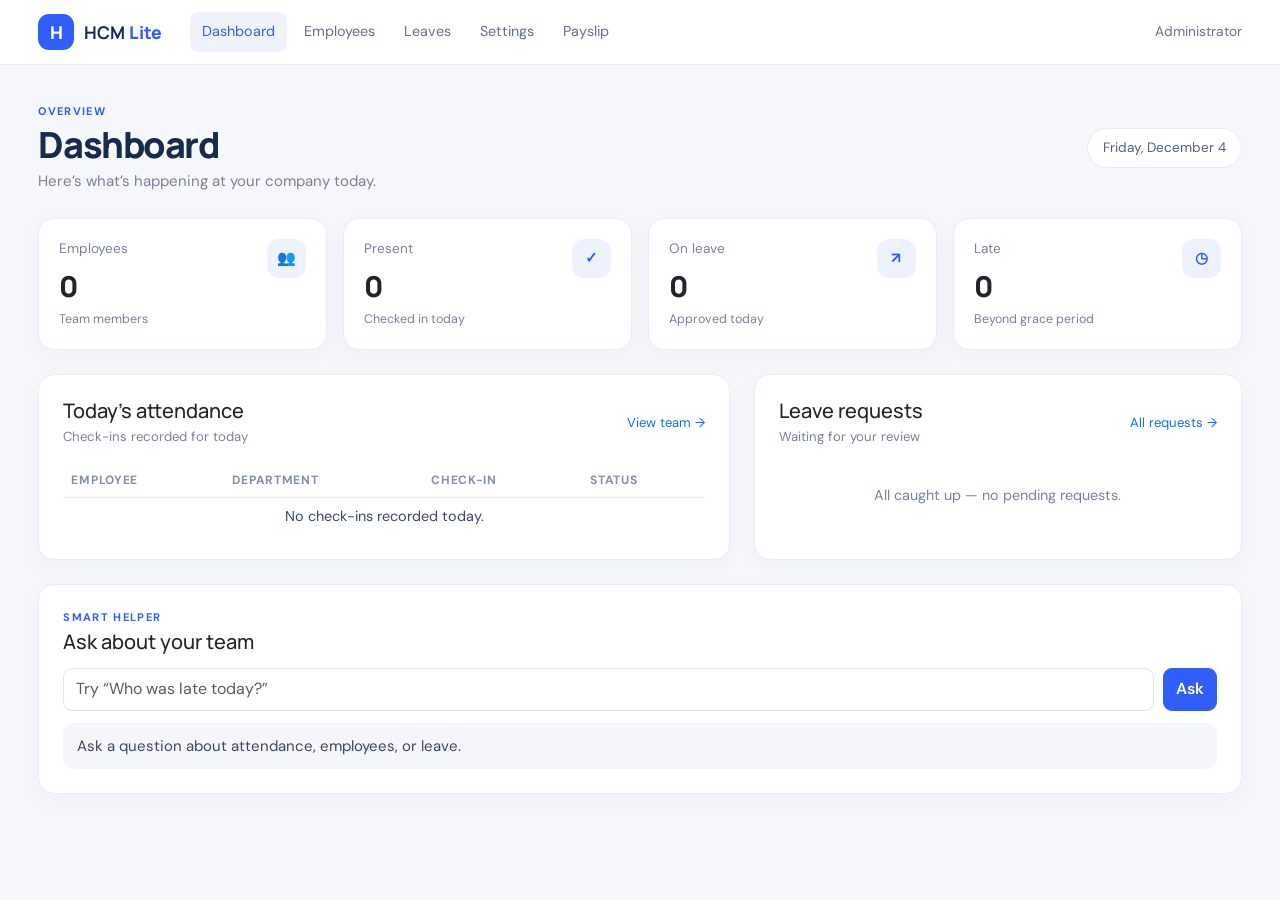
<file: index.html>
<!doctype html>
<html lang="en">
<head>
  <meta charset="utf-8">
  <meta name="viewport" content="width=device-width, initial-scale=1">
  <title>Opening workspace · HCM Lite</title>
</head>
<body data-page="home">
  <p>Opening your workspace…</p>
  <script src="js/storage.js"></script>
  <script src="js/auth.js"></script>
</body>
</html>
</file>
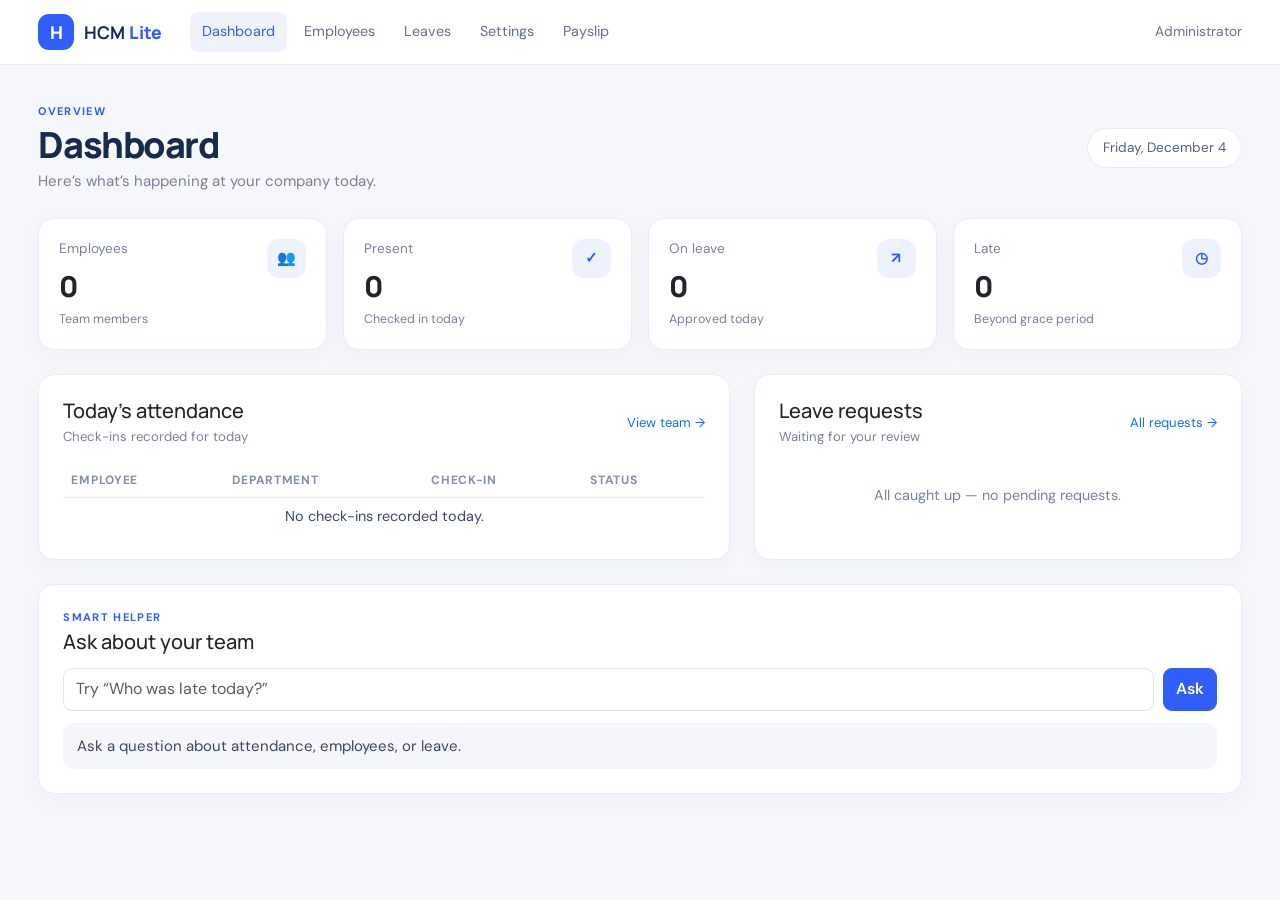
<file: admin.html>
<!doctype html>
<html lang="en"><head><meta charset="utf-8"><meta name="viewport" content="width=device-width, initial-scale=1"><title>Dashboard · HCM Lite</title><link href="https://cdn.jsdelivr.net/npm/bootstrap@5.3.3/dist/css/bootstrap.min.css" rel="stylesheet"><link href="css/style.css" rel="stylesheet"></head>
<body data-page="admin"><div id="app-shell"></div><main class="container-fluid page-wrap"><div class="page-heading"><div><div class="eyebrow">OVERVIEW</div><h1>Dashboard</h1><p class="text-secondary mb-0">Here’s what’s happening at your company today.</p></div><span class="date-chip" id="today-label"></span></div>
  <div class="row g-3 mb-4" id="stat-cards"></div>
  <div class="row g-4"><section class="col-12 col-xl-7"><div class="card app-card h-100"><div class="card-body p-4"><div class="d-flex justify-content-between align-items-center mb-3"><div><h2 class="h5 mb-1">Today’s attendance</h2><p class="small text-secondary mb-0">Check-ins recorded for today</p></div><a href="employees.html" class="small text-decoration-none">View team →</a></div><div class="table-responsive"><table class="table align-middle"><thead><tr><th>Employee</th><th>Department</th><th>Check-in</th><th>Status</th></tr></thead><tbody id="attendance-table"></tbody></table></div></div></div></section>
  <section class="col-12 col-xl-5"><div class="card app-card h-100"><div class="card-body p-4"><div class="d-flex justify-content-between align-items-center mb-3"><div><h2 class="h5 mb-1">Leave requests</h2><p class="small text-secondary mb-0">Waiting for your review</p></div><a href="leaves.html" class="small text-decoration-none">All requests →</a></div><div id="pending-leaves"></div></div></div></section></div>
  <section class="card app-card mt-4"><div class="card-body p-4"><div class="eyebrow">SMART HELPER</div><h2 class="h5 mt-1">Ask about your team</h2><div id="helper-box" data-role="admin"></div></div></section>
  </main><script src="js/storage.js"></script><script src="js/auth.js"></script><script src="js/helper.js"></script><script src="js/app.js"></script></body></html>
</file>
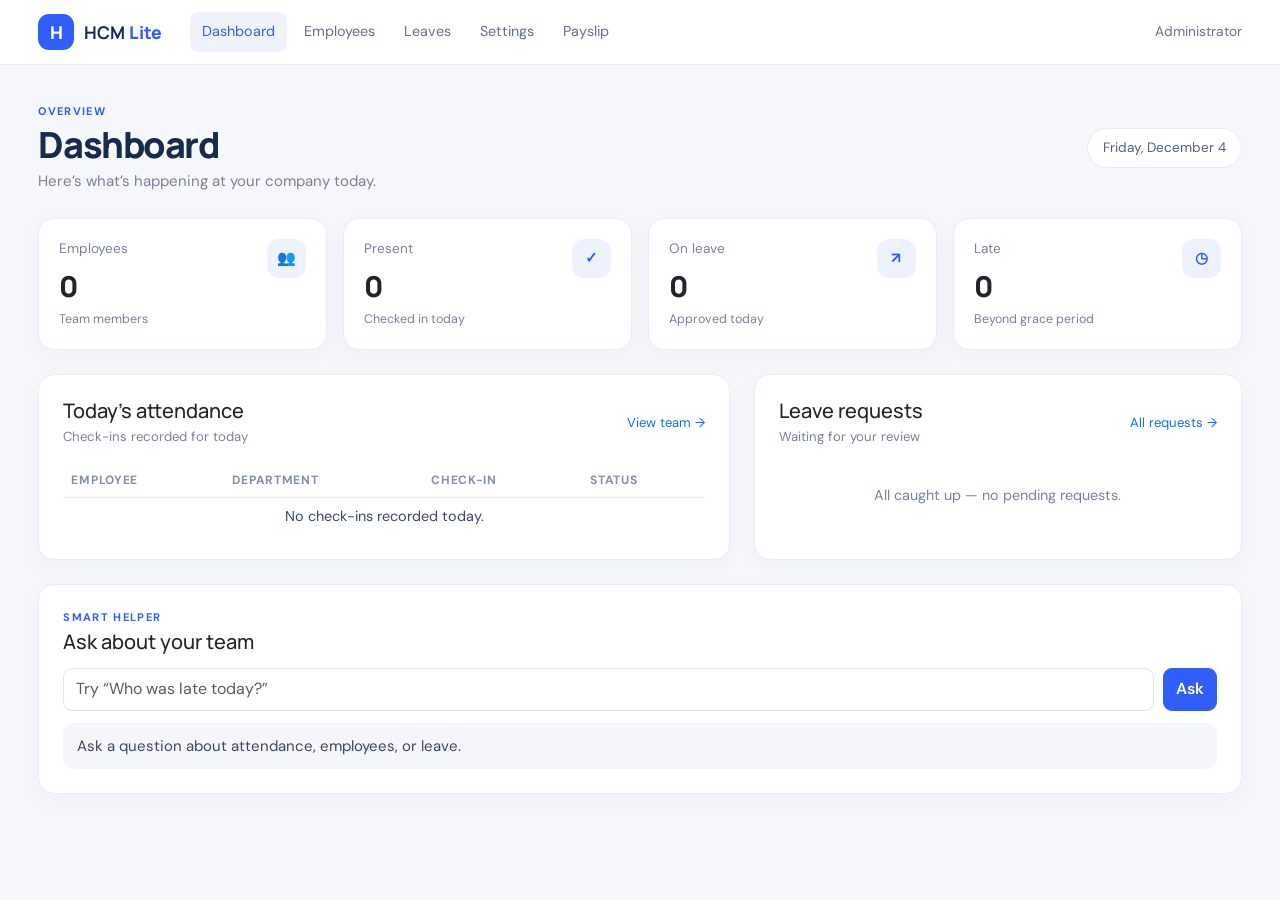
<file: employee.html>
<!doctype html>
<html lang="en"><head><meta charset="utf-8"><meta name="viewport" content="width=device-width, initial-scale=1"><title>My workspace · HCM Lite</title><link href="https://cdn.jsdelivr.net/npm/bootstrap@5.3.3/dist/css/bootstrap.min.css" rel="stylesheet"><link href="css/style.css" rel="stylesheet"></head>
<body data-page="employee"><div id="app-shell"></div><main class="container-fluid page-wrap"><div class="page-heading"><div><div class="eyebrow">MY WORKSPACE</div><h1 id="employee-greeting">Hello</h1><p class="text-secondary mb-0">Your attendance, time off, and payslip in one place.</p></div><span class="date-chip" id="today-label"></span></div><div class="row g-3 mb-4" id="employee-stats"></div>
  <div class="row g-4"><div class="col-12 col-xl-6"><div class="card app-card h-100"><div class="card-body p-4"><h2 class="h5">Today’s attendance</h2><p class="text-secondary small" id="attendance-status"></p><div class="d-flex gap-2"><button class="btn btn-primary" id="check-in">Check in</button><button class="btn btn-outline-primary" id="check-out">Check out</button></div><div class="small text-secondary mt-3" id="attendance-times"></div></div></div></div><div class="col-12 col-xl-6"><div class="card app-card"><div class="card-body p-4"><div class="d-flex justify-content-between align-items-center"><div><h2 class="h5 mb-1">Request time off</h2><p class="small text-secondary mb-3" id="leave-balance"></p></div></div><form id="leave-form"><div class="row g-2"><div class="col-sm-6"><label class="form-label" for="leave-from">From</label><input class="form-control" id="leave-from" type="date" required></div><div class="col-sm-6"><label class="form-label" for="leave-to">To</label><input class="form-control" id="leave-to" type="date" required></div><div class="col-sm-5"><label class="form-label" for="leave-type">Type</label><select class="form-select" id="leave-type"><option>Casual</option><option>Sick</option><option>Annual</option><option>Other</option></select></div><div class="col-sm-7"><label class="form-label" for="leave-reason">Reason</label><input class="form-control" id="leave-reason" required></div></div><div id="leave-message" class="form-error mt-2" role="alert"></div><button class="btn btn-primary mt-3">Submit request</button></form></div></div></div></div>
  <div class="row g-4 mt-1"><div class="col-12 col-lg-7"><div class="card app-card"><div class="card-body p-4"><h2 class="h5">Recent attendance</h2><div class="table-responsive"><table class="table align-middle"><thead><tr><th>Date</th><th>Check-in</th><th>Check-out</th><th>Status</th></tr></thead><tbody id="my-attendance"></tbody></table></div></div></div></div><div class="col-12 col-lg-5"><div class="card app-card"><div class="card-body p-4"><h2 class="h5">My leave requests</h2><div id="my-leaves"></div><a href="payslip.html" class="btn btn-outline-primary btn-sm mt-3">View payslip</a></div></div></div></div>
  <section class="card app-card mt-4"><div class="card-body p-4"><div class="eyebrow">SMART HELPER</div><h2 class="h5 mt-1">Ask about your work</h2><div id="helper-box" data-role="employee"></div></div></section></main><script src="js/storage.js"></script><script src="js/auth.js"></script><script src="js/helper.js"></script><script src="js/app.js"></script></body></html>
</file>
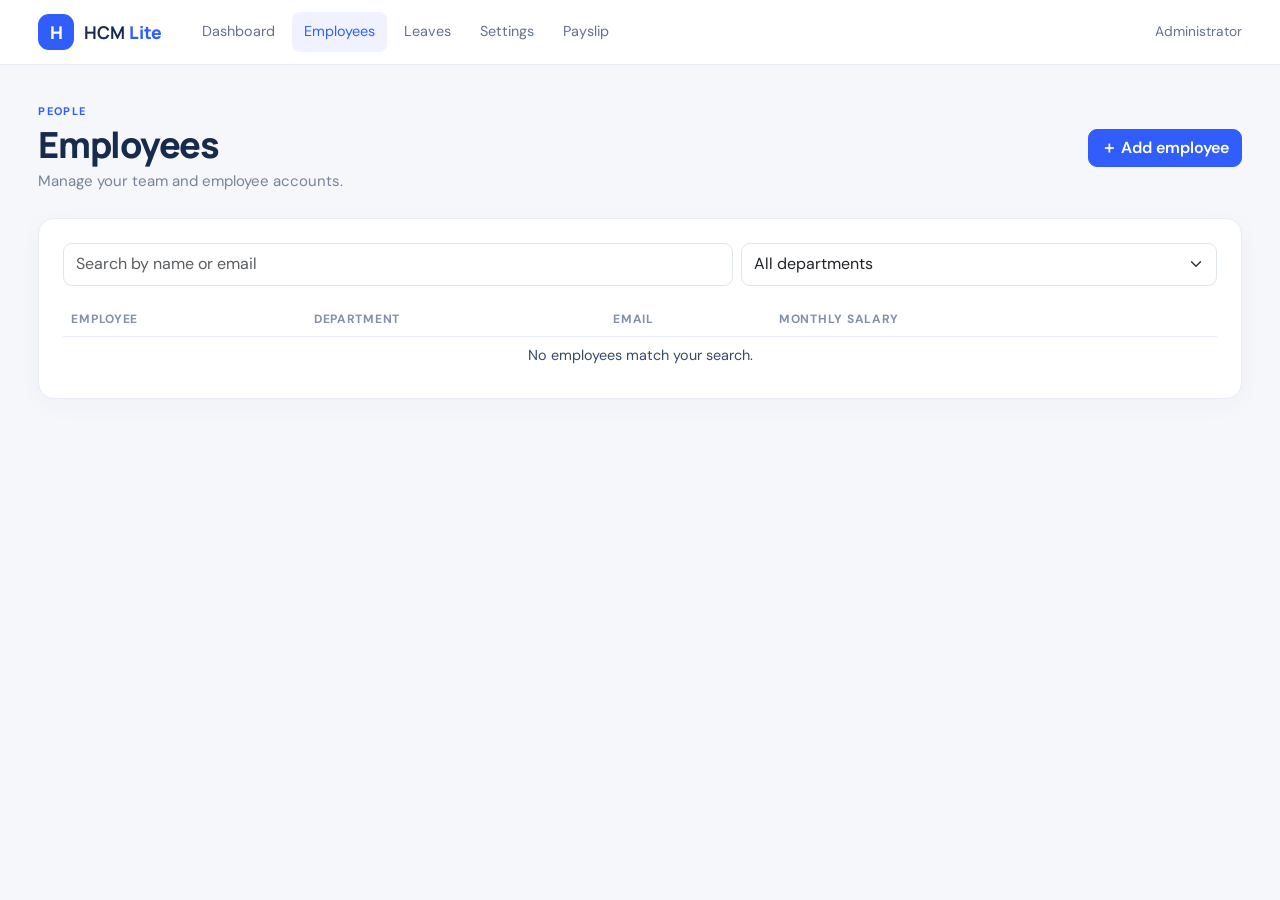
<file: employees.html>
<!doctype html>
<html lang="en"><head><meta charset="utf-8"><meta name="viewport" content="width=device-width, initial-scale=1"><title>Employees · HCM Lite</title><link href="https://cdn.jsdelivr.net/npm/bootstrap@5.3.3/dist/css/bootstrap.min.css" rel="stylesheet"><link href="css/style.css" rel="stylesheet"></head>
<body data-page="employees"><div id="app-shell"></div><main class="container-fluid page-wrap"><div class="page-heading"><div><div class="eyebrow">PEOPLE</div><h1>Employees</h1><p class="text-secondary mb-0">Manage your team and employee accounts.</p></div><button class="btn btn-primary" data-bs-toggle="modal" data-bs-target="#employee-modal">＋ Add employee</button></div>
  <div class="card app-card"><div class="card-body p-4"><div class="row g-2 mb-3"><div class="col-md-7"><input id="employee-search" class="form-control" placeholder="Search by name or email"></div><div class="col-md-5"><select id="department-filter" class="form-select"><option value="">All departments</option></select></div></div><div class="table-responsive"><table class="table align-middle"><thead><tr><th>Employee</th><th>Department</th><th>Email</th><th>Monthly salary</th><th></th></tr></thead><tbody id="employee-table"></tbody></table></div></div></div>
  </main><div class="modal fade" id="employee-modal" tabindex="-1"><div class="modal-dialog modal-dialog-centered"><div class="modal-content"><form id="employee-form"><div class="modal-header"><h2 class="modal-title fs-5" id="employee-modal-title">Add employee</h2><button type="button" class="btn-close" data-bs-dismiss="modal" aria-label="Close"></button></div><div class="modal-body"><input type="hidden" id="employee-id"><div class="mb-3"><label class="form-label" for="employee-name">Full name</label><input class="form-control" id="employee-name" required></div><div class="mb-3"><label class="form-label" for="employee-email">Email</label><input class="form-control" type="email" id="employee-email" required></div><div class="mb-3" id="employee-password-wrap"><label class="form-label" for="employee-password">Initial password</label><input class="form-control" id="employee-password" type="password" minlength="4" required></div><div class="mb-3"><label class="form-label" for="employee-department">Department</label><input class="form-control" id="employee-department" required></div><div class="mb-3"><label class="form-label" for="employee-salary">Monthly salary</label><input class="form-control" id="employee-salary" type="number" min="0.01" step="0.01" required></div><div class="form-error" id="employee-error" role="alert"></div></div><div class="modal-footer"><button type="button" class="btn btn-light" data-bs-dismiss="modal">Cancel</button><button class="btn btn-primary">Save employee</button></div></form></div></div></div>
  <script src="https://cdn.jsdelivr.net/npm/bootstrap@5.3.3/dist/js/bootstrap.bundle.min.js"></script><script src="js/storage.js"></script><script src="js/auth.js"></script><script src="js/app.js"></script></body></html>
</file>
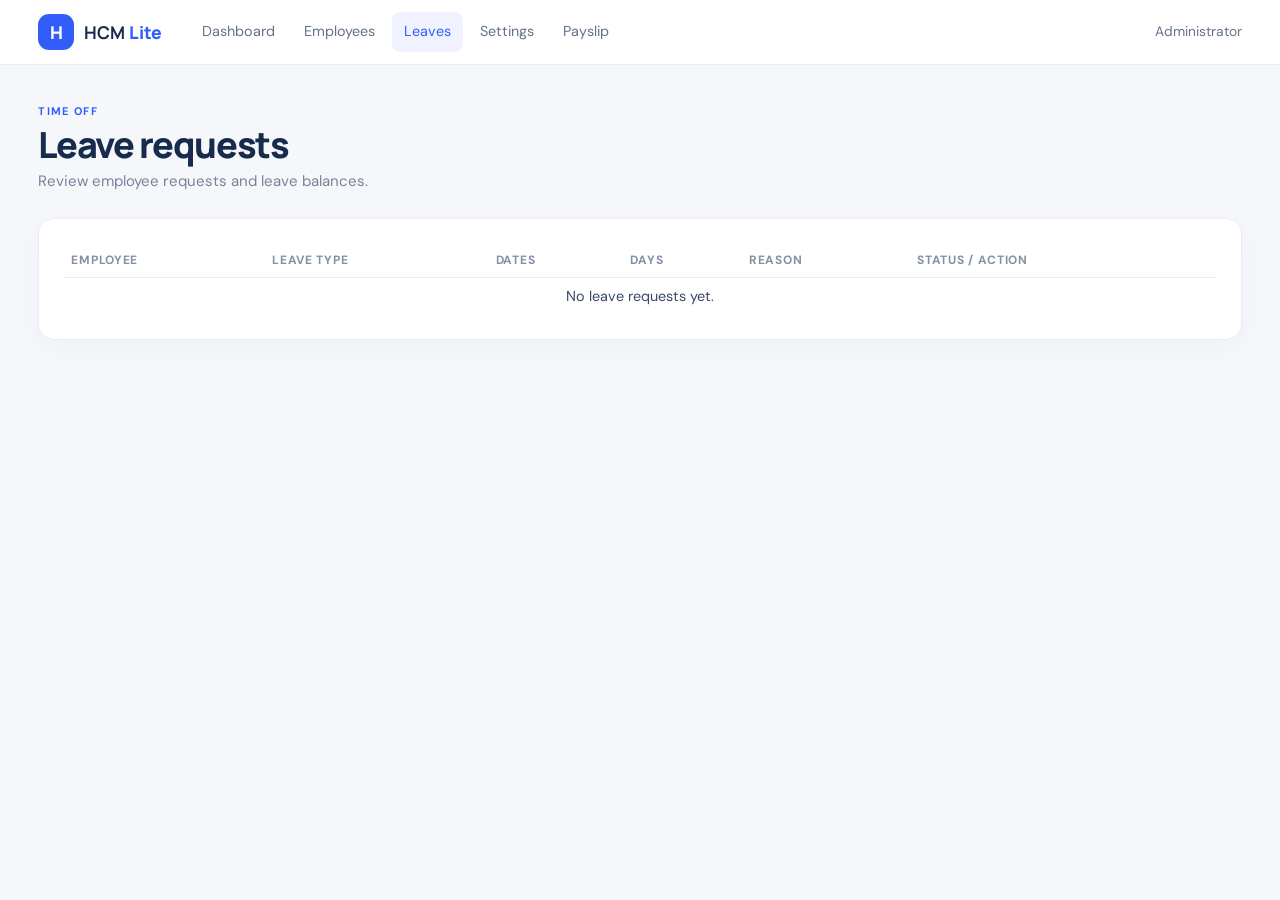
<file: leaves.html>
<!doctype html>
<html lang="en"><head><meta charset="utf-8"><meta name="viewport" content="width=device-width, initial-scale=1"><title>Leave requests · HCM Lite</title><link href="https://cdn.jsdelivr.net/npm/bootstrap@5.3.3/dist/css/bootstrap.min.css" rel="stylesheet"><link href="css/style.css" rel="stylesheet"></head>
<body data-page="leaves"><div id="app-shell"></div><main class="container-fluid page-wrap"><div class="page-heading"><div><div class="eyebrow">TIME OFF</div><h1>Leave requests</h1><p class="text-secondary mb-0">Review employee requests and leave balances.</p></div></div><div class="card app-card"><div class="card-body p-4"><div class="table-responsive"><table class="table align-middle"><thead><tr><th>Employee</th><th>Leave type</th><th>Dates</th><th>Days</th><th>Reason</th><th>Status / action</th></tr></thead><tbody id="leave-table"></tbody></table></div></div></div></main><script src="js/storage.js"></script><script src="js/auth.js"></script><script src="js/app.js"></script></body></html>
</file>
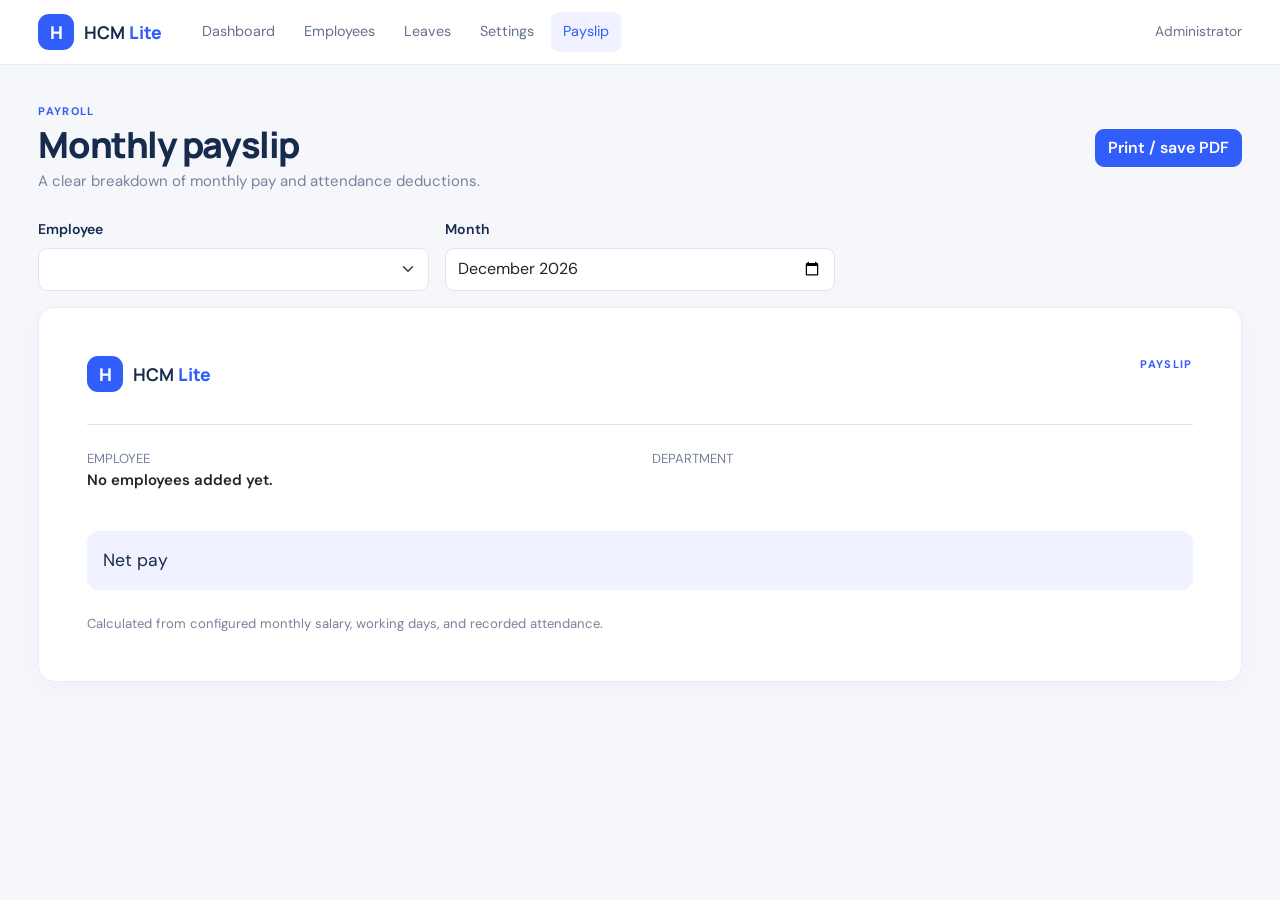
<file: payslip.html>
<!doctype html>
<html lang="en"><head><meta charset="utf-8"><meta name="viewport" content="width=device-width, initial-scale=1"><title>Payslip · HCM Lite</title><link href="https://cdn.jsdelivr.net/npm/bootstrap@5.3.3/dist/css/bootstrap.min.css" rel="stylesheet"><link href="css/style.css" rel="stylesheet"></head>
<body data-page="payslip"><div id="app-shell"></div><main class="container-fluid page-wrap"><div class="page-heading no-print"><div><div class="eyebrow">PAYROLL</div><h1>Monthly payslip</h1><p class="text-secondary mb-0">A clear breakdown of monthly pay and attendance deductions.</p></div><button class="btn btn-primary" id="print-slip">Print / save PDF</button></div><div class="row g-3 mb-3 no-print"><div class="col-md-4" id="payslip-employee-wrap"><label class="form-label" for="payslip-employee">Employee</label><select class="form-select" id="payslip-employee"></select></div><div class="col-md-4"><label class="form-label" for="payslip-month">Month</label><input class="form-control" type="month" id="payslip-month"></div></div><section class="card app-card payslip-card"><div class="card-body p-4 p-md-5"><div class="d-flex justify-content-between border-bottom pb-4"><div><div class="brand-mark"><span class="brand-icon">H</span><span>HCM <b>Lite</b></span></div><div class="text-secondary mt-2" id="slip-company"></div></div><div class="text-end"><div class="eyebrow">PAYSLIP</div><div class="fw-semibold" id="slip-month-label"></div></div></div><div class="row py-4"><div class="col-sm-6"><div class="small text-secondary">EMPLOYEE</div><div class="fw-semibold" id="slip-name"></div><div class="small text-secondary" id="slip-email"></div></div><div class="col-sm-6 mt-3 mt-sm-0"><div class="small text-secondary">DEPARTMENT</div><div class="fw-semibold" id="slip-department"></div></div></div><div class="table-responsive"><table class="table"><tbody id="slip-lines"></tbody></table></div><div class="d-flex justify-content-between align-items-center total-pay p-3 mt-3"><span>Net pay</span><strong id="slip-net"></strong></div><p class="small text-secondary mt-4 mb-0">Calculated from configured monthly salary, working days, and recorded attendance.</p></div></section></main><script src="js/storage.js"></script><script src="js/auth.js"></script><script src="js/app.js"></script></body></html>
</file>
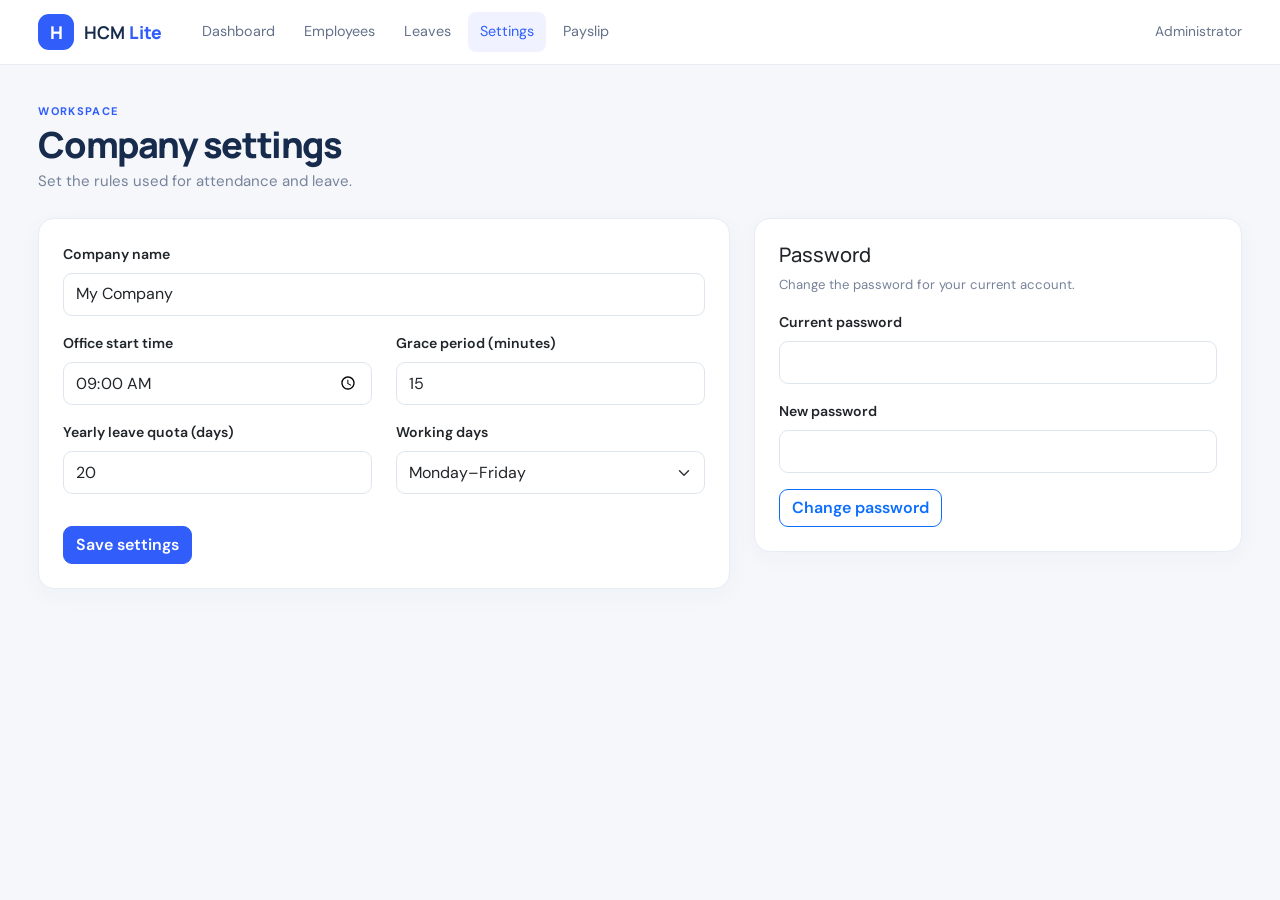
<file: settings.html>
<!doctype html>
<html lang="en"><head><meta charset="utf-8"><meta name="viewport" content="width=device-width, initial-scale=1"><title>Settings · HCM Lite</title><link href="https://cdn.jsdelivr.net/npm/bootstrap@5.3.3/dist/css/bootstrap.min.css" rel="stylesheet"><link href="css/style.css" rel="stylesheet"></head>
<body data-page="settings"><div id="app-shell"></div><main class="container-fluid page-wrap"><div class="page-heading"><div><div class="eyebrow">WORKSPACE</div><h1>Company settings</h1><p class="text-secondary mb-0">Set the rules used for attendance and leave.</p></div></div><div class="row g-4"><div class="col-12 col-lg-7"><div class="card app-card"><div class="card-body p-4"><form id="settings-form"><div class="mb-3"><label class="form-label" for="setting-company">Company name</label><input class="form-control" id="setting-company" required></div><div class="row"><div class="col-md-6 mb-3"><label class="form-label" for="office-start">Office start time</label><input class="form-control" id="office-start" type="time" required></div><div class="col-md-6 mb-3"><label class="form-label" for="grace-minutes">Grace period (minutes)</label><input class="form-control" id="grace-minutes" type="number" min="0" required></div></div><div class="row"><div class="col-md-6 mb-3"><label class="form-label" for="leave-quota">Yearly leave quota (days)</label><input class="form-control" id="leave-quota" type="number" min="0" required></div><div class="col-md-6 mb-3"><label class="form-label" for="work-days">Working days</label><select class="form-select" id="work-days"><option value="5">Monday–Friday</option><option value="6">Monday–Saturday</option><option value="7">Every day</option></select></div></div><div id="settings-message" role="status" class="small mb-3"></div><button class="btn btn-primary">Save settings</button></form></div></div></div><div class="col-12 col-lg-5"><div class="card app-card"><div class="card-body p-4"><h2 class="h5">Password</h2><p class="small text-secondary">Change the password for your current account.</p><form id="password-form"><div class="mb-3"><label class="form-label" for="current-password">Current password</label><input class="form-control" id="current-password" type="password" required></div><div class="mb-3"><label class="form-label" for="new-password">New password</label><input class="form-control" id="new-password" type="password" minlength="4" required></div><div id="password-message" role="status" class="small mb-3"></div><button class="btn btn-outline-primary">Change password</button></form></div></div></div></div></main><script src="js/storage.js"></script><script src="js/auth.js"></script><script src="js/app.js"></script></body></html>
</file>
<file: css/style.css>
@import url('https://fonts.googleapis.com/css2?family=DM+Sans:wght@400;500;600;700&family=Manrope:wght@500;600;700;800&display=swap');

:root{--ink:#172b4d;--muted:#77839a;--blue:#315efb;--blue-dark:#2349d8;--line:#e8edf5;--surface:#fff;--wash:#f5f7fb;--mint:#e7f7f0;--green:#16835d;--amber:#fff4db;--orange:#a86400;--red:#c44444}
*{box-sizing:border-box}body{margin:0;background:var(--wash);color:var(--ink);font-family:"DM Sans",sans-serif;font-size:15px}h1,h2,h3,.brand-mark{font-family:"Manrope","DM Sans",sans-serif}h1{font-weight:800;letter-spacing:-.04em;font-size:clamp(1.7rem,3vw,2.25rem)}.login-page{background:radial-gradient(ellipse at top right,#e9efff 0,transparent 48%),var(--wash)}.min-vh-75{min-height:75vh}.brand-mark{display:inline-flex;gap:10px;align-items:center;color:var(--ink);font-size:1.1rem;font-weight:700;text-decoration:none}.brand-mark b{color:var(--blue)}.brand-icon{display:grid;place-items:center;width:36px;height:36px;border-radius:11px;color:#fff;background:var(--blue);font-weight:800}.app-card{background:var(--surface);border:1px solid var(--line);border-radius:16px;box-shadow:0 6px 24px rgba(26,45,83,.035)}.eyebrow{color:var(--blue);font-weight:700;letter-spacing:.12em;font-size:.69rem}.form-label{font-weight:600;font-size:.88rem}.form-control,.form-select{border-color:#dfe5ef;border-radius:9px;min-height:43px}.form-control:focus,.form-select:focus{border-color:#7894ff;box-shadow:0 0 0 .2rem rgba(49,94,251,.12)}.btn{border-radius:9px;font-weight:600}.btn-primary{background:var(--blue);border-color:var(--blue)}.btn-primary:hover{background:var(--blue-dark);border-color:var(--blue-dark)}.text-secondary{color:var(--muted)!important}.form-error{color:var(--red);font-size:.84rem}.page-wrap{max-width:1500px;margin:0 auto;padding:30px clamp(16px,3vw,42px) 56px}.page-heading{display:flex;justify-content:space-between;gap:20px;align-items:center;margin:8px 0 25px}.page-heading h1{margin:.25rem 0}.date-chip{border:1px solid var(--line);background:#fff;border-radius:999px;padding:9px 15px;color:#53617a;font-size:.85rem}.app-nav{background:#fff;border-bottom:1px solid var(--line)}.nav-inner{max-width:1500px;margin:auto;padding:12px clamp(16px,3vw,42px);display:flex;align-items:center;gap:28px}.nav-links{display:flex;align-items:center;gap:5px;flex:1}.nav-link{color:#64718a!important;padding:9px 12px!important;border-radius:8px;font-size:.9rem}.nav-link.active,.nav-link:hover{background:#f0f3ff;color:var(--blue)!important}.nav-user{color:#66738a;font-size:.86rem}.stat-card{height:100%;padding:20px}.stat-label{color:var(--muted);font-size:.85rem}.stat-value{font:800 1.8rem "Manrope",sans-serif;margin-top:7px}.stat-note{font-size:.78rem;color:var(--muted);margin-top:4px}.stat-icon{display:grid;place-items:center;width:39px;height:39px;background:#eef2ff;color:var(--blue);border-radius:12px;font-weight:700}.table{--bs-table-bg:transparent;margin:0}.table thead th{font-size:.75rem;text-transform:uppercase;letter-spacing:.06em;color:#8390a5;border-bottom-color:var(--line);font-weight:700;white-space:nowrap}.table td{color:#384966;border-bottom-color:#f0f2f6}.table tbody tr:last-child td{border-bottom:0}.badge-soft{padding:6px 9px;border-radius:99px;font-size:.74rem;font-weight:700}.status-present,.status-approved{background:var(--mint);color:var(--green)}.status-late,.status-pending{background:var(--amber);color:var(--orange)}.status-half-day,.status-rejected,.status-absent{background:#ffeded;color:var(--red)}.helper-form{display:flex;gap:9px;margin-top:14px}.helper-form .form-control{flex:1}.helper-answer{background:#f4f6fb;padding:12px 14px;border-radius:10px;color:#3a4964;margin-top:12px;min-height:44px}.modal-content{border:0;border-radius:16px;box-shadow:0 18px 50px rgba(21,37,72,.18)}.modal-header,.modal-footer{border-color:var(--line)}.total-pay{background:#f0f3ff;border-radius:12px;color:var(--ink);font-size:1.1rem}.total-pay strong{color:var(--blue);font:800 1.45rem "Manrope",sans-serif}.empty-state{padding:22px 12px;color:var(--muted);text-align:center;font-size:.9rem}.request-row{border-bottom:1px solid var(--line);padding:12px 0}.request-row:last-child{border-bottom:0}.navbar-toggler{border:1px solid var(--line)}@media(max-width:767px){.nav-inner{flex-wrap:wrap;gap:12px}.nav-links{order:3;flex-basis:100%;overflow-x:auto}.nav-link{white-space:nowrap}.nav-user{margin-left:auto}.page-heading{align-items:flex-start;flex-direction:column}.page-heading .btn,.date-chip{align-self:flex-start}.helper-form{flex-direction:column}.page-wrap{padding-top:23px}}@media print{body{background:white}.app-nav,.no-print,#app-shell{display:none!important}.page-wrap{max-width:none;padding:0}.payslip-card{border:0;box-shadow:none}.payslip-card .card-body{padding:0!important}.total-pay{background:#eee!important;-webkit-print-color-adjust:exact;print-color-adjust:exact}}
</file>
